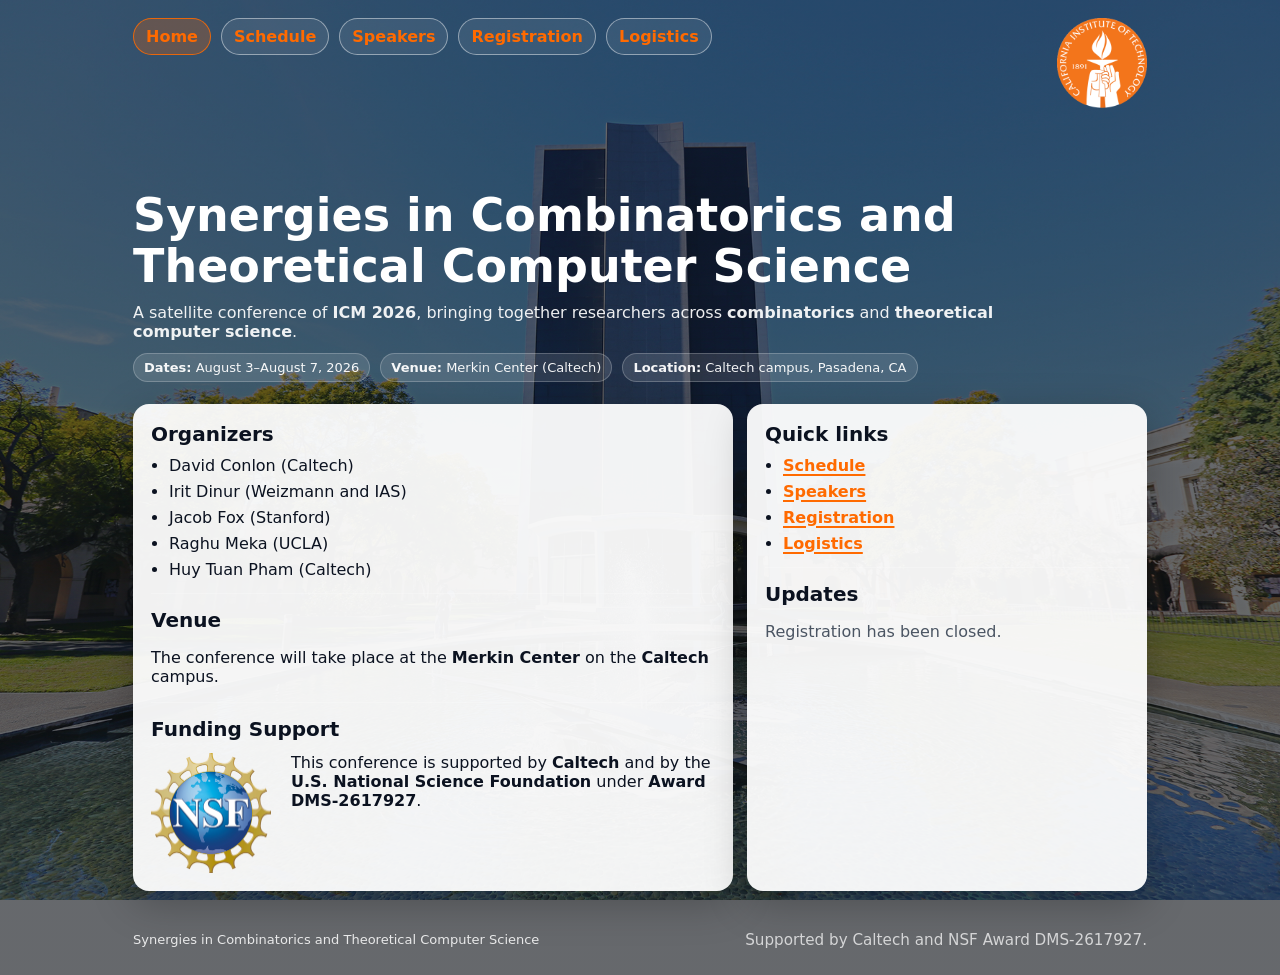
<file: index.html>
<!doctype html>
<html lang="en">
<head>
  <!-- Google tag (gtag.js) -->
  <script async src="https://www.googletagmanager.com/gtag/js?id=G-6KZ62K67D2"></script>
  <script>
    window.dataLayer = window.dataLayer || [];
    function gtag() {
      dataLayer.push(arguments);
    }
    gtag('js', new Date());
    gtag('config', 'G-6KZ62K67D2');
  </script>

  <meta charset="utf-8" />
  <meta name="viewport" content="width=device-width, initial-scale=1" />
  <title>Synergies in Combinatorics and Theoretical Computer Science</title>
  <meta name="description" content="Synergies in Combinatorics and Theoretical Computer Science. Aug 3–7, 2026, Merkin Center, Caltech." />
  <link rel="stylesheet" href="style.css" />
</head>
<body>
  <header class="header">
    <div class="container topbar">
      <div class="brand">
        <nav class="nav" aria-label="Site navigation">
          <a href="index.html" aria-current="page">Home</a>
          <a href="schedule.html">Schedule</a>
          <a href="speakers.html">Speakers</a>
          <a href="registration.html">Registration</a>
          <a href="logistics.html">Logistics</a>
        </nav>
      </div>

      <div class="logo-slot" aria-label="Caltech logo">
        <img src="assets/caltech-logo.png" alt="Caltech Logo" />
      </div>
    </div>
  </header>

  <section class="hero">
    <div class="container">
      <h1>
        <br />
        Synergies in Combinatorics and Theoretical Computer Science
      </h1>
      <p class="subtitle">
        A satellite conference of <strong>ICM 2026</strong>, bringing together researchers across
        <strong>combinatorics</strong> and <strong>theoretical computer science</strong>.
      </p>

      <div class="badges" role="list" aria-label="Conference quick facts">
        <span class="badge" role="listitem"><strong>Dates:</strong> August 3–August 7, 2026</span>
        <span class="badge" role="listitem"><strong>Venue:</strong> Merkin Center (Caltech)</span>
        <span class="badge" role="listitem"><strong>Location:</strong> Caltech campus, Pasadena, CA</span>
      </div>
    </div>
  </section>

  <main class="main">
    <div class="container grid">
      <section class="card">
        <h2>Organizers</h2>
        <ul class="list">
          <li>David Conlon (Caltech)</li>
          <li>Irit Dinur (Weizmann and IAS)</li>
          <li>Jacob Fox (Stanford)</li>
          <li>Raghu Meka (UCLA)</li>
          <li>Huy Tuan Pham (Caltech)</li>
        </ul>

        <div class="hr"></div>

        <h2>Venue</h2>
        <p>
          The conference will take place at the <strong>Merkin Center</strong> on the <strong>Caltech</strong> campus.
        </p>

        <div class="hr"></div>

        <h2>Funding Support</h2>
        <div class="funding">
          <div class="funding-logo">
            <img src="assets/nsf-logo.png" alt="U.S. National Science Foundation logo" />
          </div>
          <div class="funding-text">
            <p>
              This conference is supported by <strong>Caltech</strong> and by the
              <strong>U.S. National Science Foundation</strong> under
              <strong>Award DMS-2617927</strong>.
            </p>
          </div>
        </div>
      </section>

      <aside class="card">
        <h2>Quick links</h2>
        <ul class="list">
          <li><a href="schedule.html">Schedule</a></li>
          <li><a href="speakers.html">Speakers</a></li>
          <li><a href="registration.html">Registration</a></li>
          <li><a href="logistics.html">Logistics</a></li>
        </ul>

        <div class="hr"></div>

        <h2>Updates</h2>
        <p class="muted">
          Registration has been closed.
        </p>
      </aside>
    </div>
  </main>

  <footer class="footer">
    <div class="container footer-content">
      <div>Synergies in Combinatorics and Theoretical Computer Science</div>
      <div class="footer-funding">
        Supported by Caltech and NSF Award DMS-2617927.
      </div>
    </div>
  </footer>
</body>
</html>
</file>
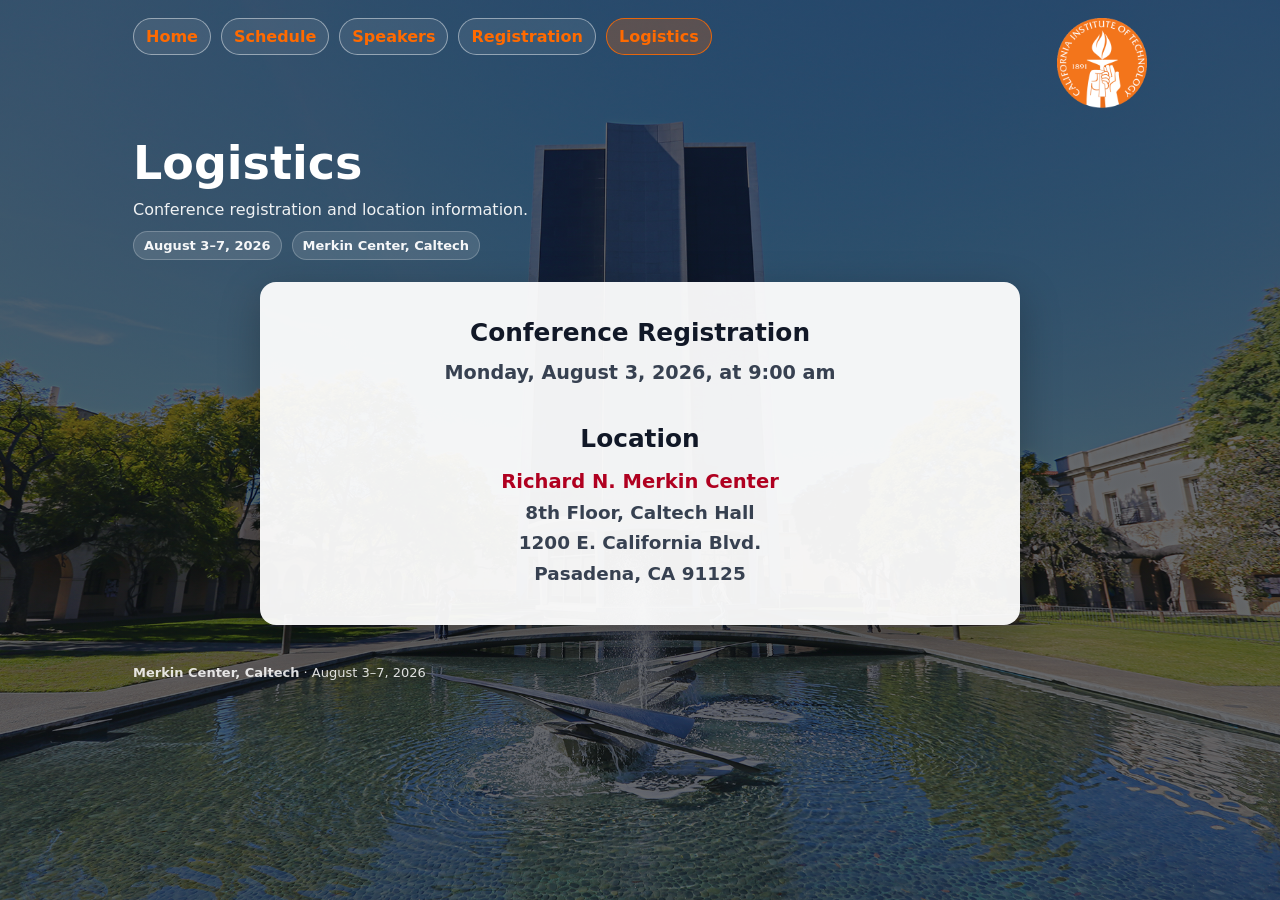
<file: logistics.html>
<!doctype html>
<html lang="en">
<head>
  <meta charset="utf-8" />
  <meta name="viewport" content="width=device-width,initial-scale=1" />
  <title>Logistics — ICM 2026 Satellite: Synergies in Combinatorics and TCS</title>
  <meta
    name="description"
    content="Arrival, registration, and location information for Synergies in Combinatorics and Theoretical Computer Science at Caltech."
  />
  <link rel="stylesheet" href="style.css" />
</head>

<body>
  <header class="header">
    <div class="container topbar">
      <div class="brand">
        <nav class="nav" aria-label="Site navigation">
          <a href="index.html">Home</a>
          <a href="schedule.html">Schedule</a>
          <a href="speakers.html">Speakers</a>
          <a href="registration.html">Registration</a>
          <a href="logistics.html" aria-current="page">Logistics</a>
        </nav>
      </div>

      <div class="logo-slot" aria-label="Caltech logo">
        <img src="assets/caltech-logo.png" alt="Caltech logo" />
      </div>
    </div>
  </header>

  <section class="hero logistics-hero">
    <div class="container">
      <h1>Logistics</h1>
      <p class="subtitle">
        Conference registration and location information.
      </p>

      <div class="badges" role="list" aria-label="Conference quick facts">
        <span class="badge" role="listitem"><strong>August 3–7, 2026</strong></span>
        <span class="badge" role="listitem"><strong>Merkin Center, Caltech</strong></span>
      </div>
    </div>
  </section>

  <main class="main">
    <div class="container">
      <section class="card logistics-card">
        <div class="logistics-details">
          <div class="logistics-section">
            <h2>Conference Registration</h2>
            <p class="registration-time">
              Monday, August 3, 2026, at 9:00 am
            </p>
          </div>

          <div class="logistics-spacer"></div>

          <div class="logistics-section">
            <h2>Location</h2>
            <address class="location-address">
              <span class="venue-name">Richard N. Merkin Center</span><br />
              8th Floor, Caltech Hall<br />
              1200 E. California Blvd.<br />
              Pasadena, CA 91125
            </address>
          </div>
        </div>
      </section>
    </div>
  </main>

  <footer class="footer">
    <div class="container">
      <div><strong>Merkin Center, Caltech</strong> · August 3–7, 2026</div>
    </div>
  </footer>
</body>
</html>
</file>
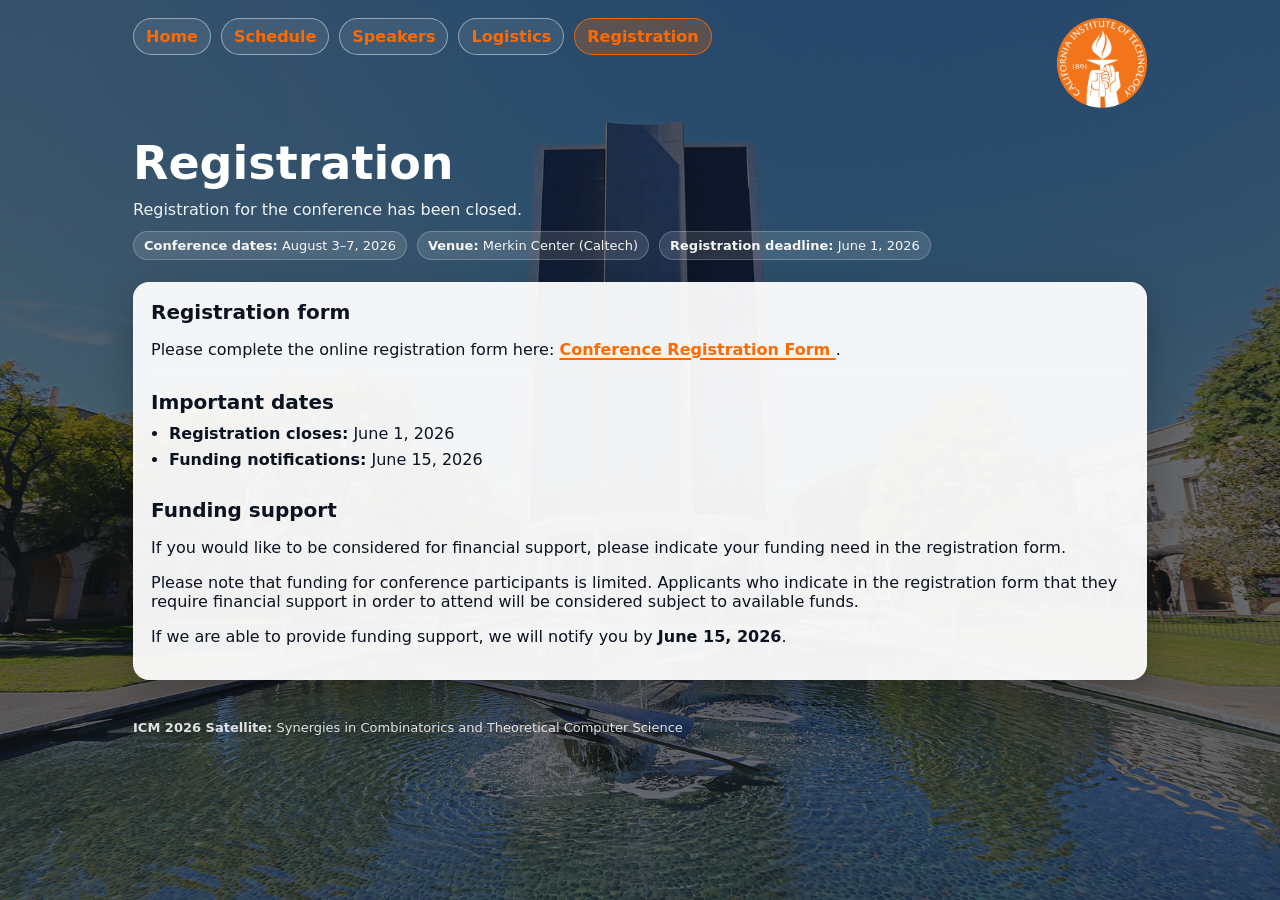
<file: registration.html>
<!doctype html>
<html lang="en">
<head>
  <meta charset="utf-8" />
  <meta name="viewport" content="width=device-width,initial-scale=1" />
  <title>Registration — ICM 2026 Satellite: Synergies in Combinatorics and Theoretical Computer Science</title>
  <meta name="description" content="Registration page for the ICM 2026 Satellite conference on Synergies in Combinatorics and Theoretical Computer Science." />
  <link rel="stylesheet" href="style.css" />
</head>
<body>
  <header class="header">
    <div class="container topbar">
      <div class="brand">
        <nav class="nav" aria-label="Site navigation">
          <a href="index.html">Home</a>
          <a href="schedule.html">Schedule</a>
          <a href="speakers.html">Speakers</a>
          <a href="logistics.html">Logistics</a>
          <a href="registration.html" aria-current="page">Registration</a>
        </nav>
      </div>

      <div class="logo-slot" aria-label="Caltech logo">
        <img src="assets/caltech-logo.png" alt="Caltech logo" />
      </div>
    </div>
  </header>

  <section class="hero">
    <div class="container">
      <h1>Registration</h1>
      <p class="subtitle">
        Registration for the conference has been closed.
      </p>
      <div class="badges">
        <span class="badge"><strong>Conference dates:</strong> August 3–7, 2026</span>
        <span class="badge"><strong>Venue:</strong> Merkin Center (Caltech)</span>
        <span class="badge"><strong>Registration deadline:</strong> June 1, 2026</span>
      </div>
    </div>
  </section>

  <main class="main">
    <div class="container">
      <section class="card">
        <h2>Registration form</h2>
        <p>
          Please complete the online registration form here:
          <a href="https://forms.gle/cR2eBUXYarbSYoGVA" target="_blank" rel="noopener">
            Conference Registration Form
          </a>.
        </p>

        <div class="hr"></div>

        <h2>Important dates</h2>
        <ul class="list">
          <li><strong>Registration closes:</strong> June 1, 2026</li>
          <li><strong>Funding notifications:</strong> June 15, 2026</li>
        </ul>

        <div class="hr"></div>

        <h2>Funding support</h2>
        <p>
          If you would like to be considered for financial support, please indicate your funding need in the registration form.
        </p>

        <p>
          Please note that funding for conference participants is limited. Applicants who indicate in the registration form that they require financial support in order to attend will be considered subject to available funds.
        </p>

        <p>
          If we are able to provide funding support, we will notify you by <strong>June 15, 2026</strong>.
        </p>
      </section>
    </div>
  </main>

  <footer class="footer">
    <div class="container">
      <div><strong>ICM 2026 Satellite:</strong> Synergies in Combinatorics and Theoretical Computer Science</div>
    </div>
  </footer>
</body>
</html>
</file>
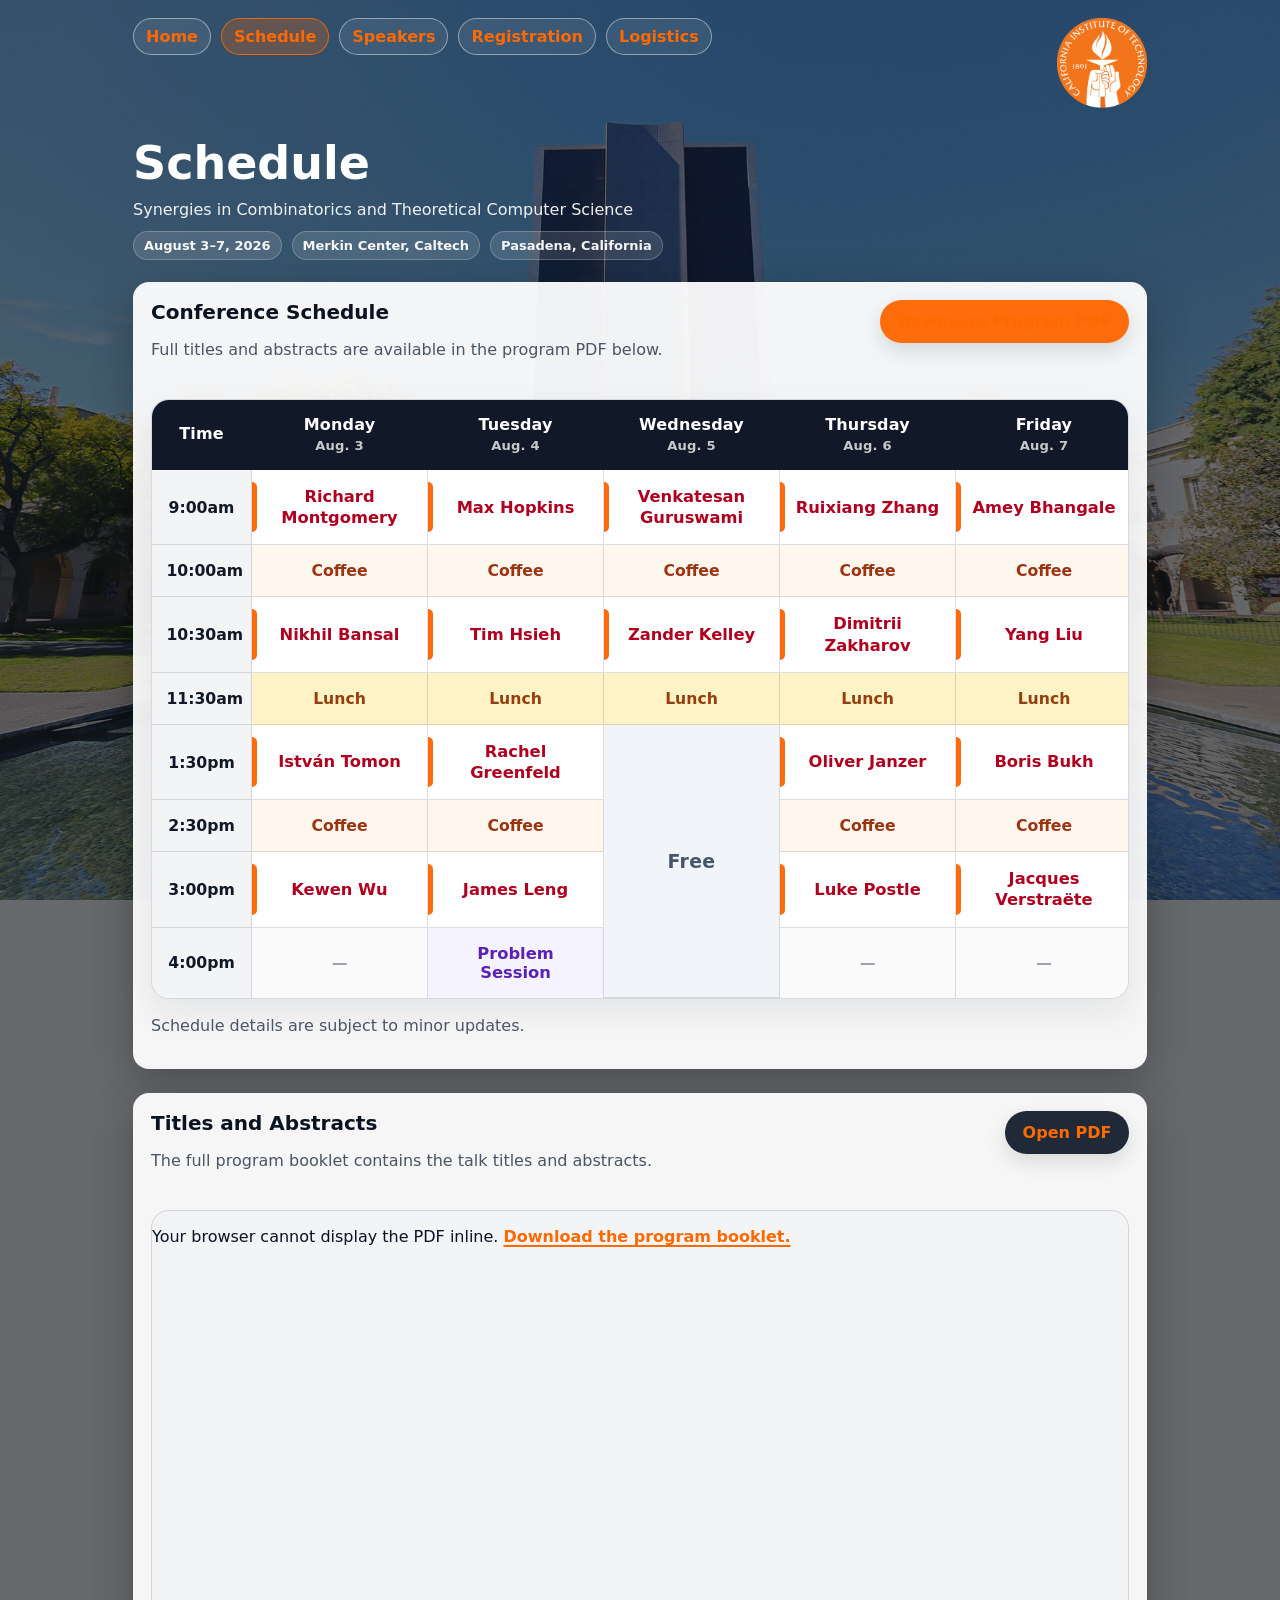
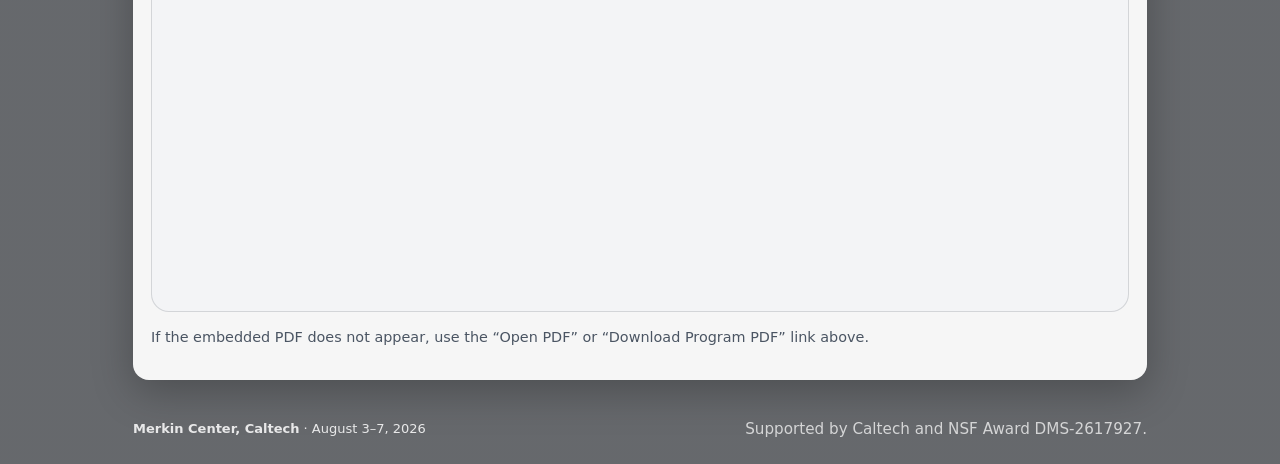
<file: schedule.html>
<!doctype html>
<html lang="en">
<head>
  <meta charset="utf-8" />
  <meta name="viewport" content="width=device-width,initial-scale=1" />
  <title>Schedule — ICM 2026 Satellite: Synergies in Combinatorics and TCS</title>
  <meta
    name="description"
    content="Schedule for Synergies in Combinatorics and Theoretical Computer Science, an ICM 2026 satellite conference at Caltech, August 3–7, 2026."
  />
  <link rel="stylesheet" href="style.css" />
</head>

<body>
  <header class="header">
    <div class="container topbar">
      <div class="brand">
        <nav class="nav" aria-label="Site navigation">
          <a href="index.html">Home</a>
          <a href="schedule.html" aria-current="page">Schedule</a>
          <a href="speakers.html">Speakers</a>
          <a href="registration.html">Registration</a>
          <a href="logistics.html">Logistics</a>
        </nav>
      </div>

      <div class="logo-slot" aria-label="Caltech logo">
        <img src="assets/caltech-logo.png" alt="Caltech Logo" />
      </div>
    </div>
  </header>

  <section class="hero schedule-hero">
    <div class="container">
      <h1>Schedule</h1>
      <p class="subtitle">
        Synergies in Combinatorics and Theoretical Computer Science
      </p>

      <div class="badges" role="list" aria-label="Conference quick facts">
        <span class="badge" role="listitem"><strong>August 3–7, 2026</strong></span>
        <span class="badge" role="listitem"><strong>Merkin Center, Caltech</strong></span>
        <span class="badge" role="listitem"><strong>Pasadena, California</strong></span>
      </div>
    </div>
  </section>

  <main class="main">
    <div class="container">

      <section class="card schedule-card">
        <div class="section-heading">
          <div>
            <h2>Conference Schedule</h2>
            <p class="muted">
              Full titles and abstracts are available in the program PDF below.
            </p>
          </div>

          <a class="button-link" href="assets/icm-satellite-2026-program.pdf" target="_blank" rel="noopener">
            Download Program PDF
          </a>
        </div>

        <div class="schedule-table-wrap" role="region" aria-label="Conference schedule table" tabindex="0">
          <table class="schedule-table">
            <thead>
              <tr>
                <th scope="col" class="time-head">Time</th>
                <th scope="col">
                  Monday
                  <span>Aug. 3</span>
                </th>
                <th scope="col">
                  Tuesday
                  <span>Aug. 4</span>
                </th>
                <th scope="col">
                  Wednesday
                  <span>Aug. 5</span>
                </th>
                <th scope="col">
                  Thursday
                  <span>Aug. 6</span>
                </th>
                <th scope="col">
                  Friday
                  <span>Aug. 7</span>
                </th>
              </tr>
            </thead>

            <tbody>
              <tr>
                <th scope="row" class="time-cell">9:00am</th>
                <td class="talk-cell"><span class="speaker-name">Richard Montgomery</span></td>
                <td class="talk-cell"><span class="speaker-name">Max Hopkins</span></td>
                <td class="talk-cell"><span class="speaker-name">Venkatesan Guruswami</span></td>
                <td class="talk-cell"><span class="speaker-name">Ruixiang Zhang</span></td>
                <td class="talk-cell"><span class="speaker-name">Amey Bhangale</span></td>
              </tr>

              <tr>
                <th scope="row" class="time-cell">10:00am</th>
                <td class="break-cell">Coffee</td>
                <td class="break-cell">Coffee</td>
                <td class="break-cell">Coffee</td>
                <td class="break-cell">Coffee</td>
                <td class="break-cell">Coffee</td>
              </tr>

              <tr>
                <th scope="row" class="time-cell">10:30am</th>
                <td class="talk-cell"><span class="speaker-name">Nikhil Bansal</span></td>
                <td class="talk-cell"><span class="speaker-name">Tim Hsieh</span></td>
                <td class="talk-cell"><span class="speaker-name">Zander Kelley</span></td>
                <td class="talk-cell"><span class="speaker-name">Dimitrii Zakharov</span></td>
                <td class="talk-cell"><span class="speaker-name">Yang Liu</span></td>
              </tr>

              <tr>
                <th scope="row" class="time-cell">11:30am</th>
                <td class="meal-cell">Lunch</td>
                <td class="meal-cell">Lunch</td>
                <td class="meal-cell">Lunch</td>
                <td class="meal-cell">Lunch</td>
                <td class="meal-cell">Lunch</td>
              </tr>

              <tr>
                <th scope="row" class="time-cell">1:30pm</th>
                <td class="talk-cell"><span class="speaker-name">István Tomon</span></td>
                <td class="talk-cell"><span class="speaker-name">Rachel Greenfeld</span></td>
                <td class="free-cell afternoon-free" rowspan="4">
                  <span>Free</span>
                </td>
                <td class="talk-cell"><span class="speaker-name">Oliver Janzer</span></td>
                <td class="talk-cell"><span class="speaker-name">Boris Bukh</span></td>
              </tr>

              <tr>
                <th scope="row" class="time-cell">2:30pm</th>
                <td class="break-cell">Coffee</td>
                <td class="break-cell">Coffee</td>
                <td class="break-cell">Coffee</td>
                <td class="break-cell">Coffee</td>
              </tr>

              <tr>
                <th scope="row" class="time-cell">3:00pm</th>
                <td class="talk-cell"><span class="speaker-name">Kewen Wu</span></td>
                <td class="talk-cell"><span class="speaker-name">James Leng</span></td>
                <td class="talk-cell"><span class="speaker-name">Luke Postle</span></td>
                <td class="talk-cell"><span class="speaker-name">Jacques Verstraëte</span></td>
              </tr>

              <tr>
                <th scope="row" class="time-cell">4:00pm</th>
                <td class="empty-cell">—</td>
                <td class="special-cell">Problem Session</td>
                <td class="empty-cell">—</td>
                <td class="empty-cell">—</td>
              </tr>
            </tbody>
          </table>
        </div>

        <p class="muted schedule-note">
          Schedule details are subject to minor updates.
        </p>
      </section>

      <section class="card program-card" id="program">
        <div class="section-heading">
          <div>
            <h2>Titles and Abstracts</h2>
            <p class="muted">
              The full program booklet contains the talk titles and abstracts.
            </p>
          </div>

          <a class="button-link secondary" href="assets/icm-satellite-2026-program.pdf" target="_blank" rel="noopener">
            Open PDF
          </a>
        </div>

        <div class="pdf-viewer">
          <object
            data="assets/icm-satellite-2026-program.pdf"
            type="application/pdf"
            aria-label="Program booklet PDF with titles and abstracts"
          >
            <p>
              Your browser cannot display the PDF inline.
              <a href="assets/icm-satellite-2026-program.pdf" target="_blank" rel="noopener">
                Download the program booklet.
              </a>
            </p>
          </object>
        </div>

        <p class="muted small">
          If the embedded PDF does not appear, use the “Open PDF” or “Download Program PDF” link above.
        </p>
      </section>

    </div>
  </main>

  <footer class="footer">
    <div class="container footer-content">
      <div><strong>Merkin Center, Caltech</strong> · August 3–7, 2026</div>
      <div class="footer-funding">Supported by Caltech and NSF Award DMS-2617927.</div>
    </div>
  </footer>
</body>
</html>
</file>
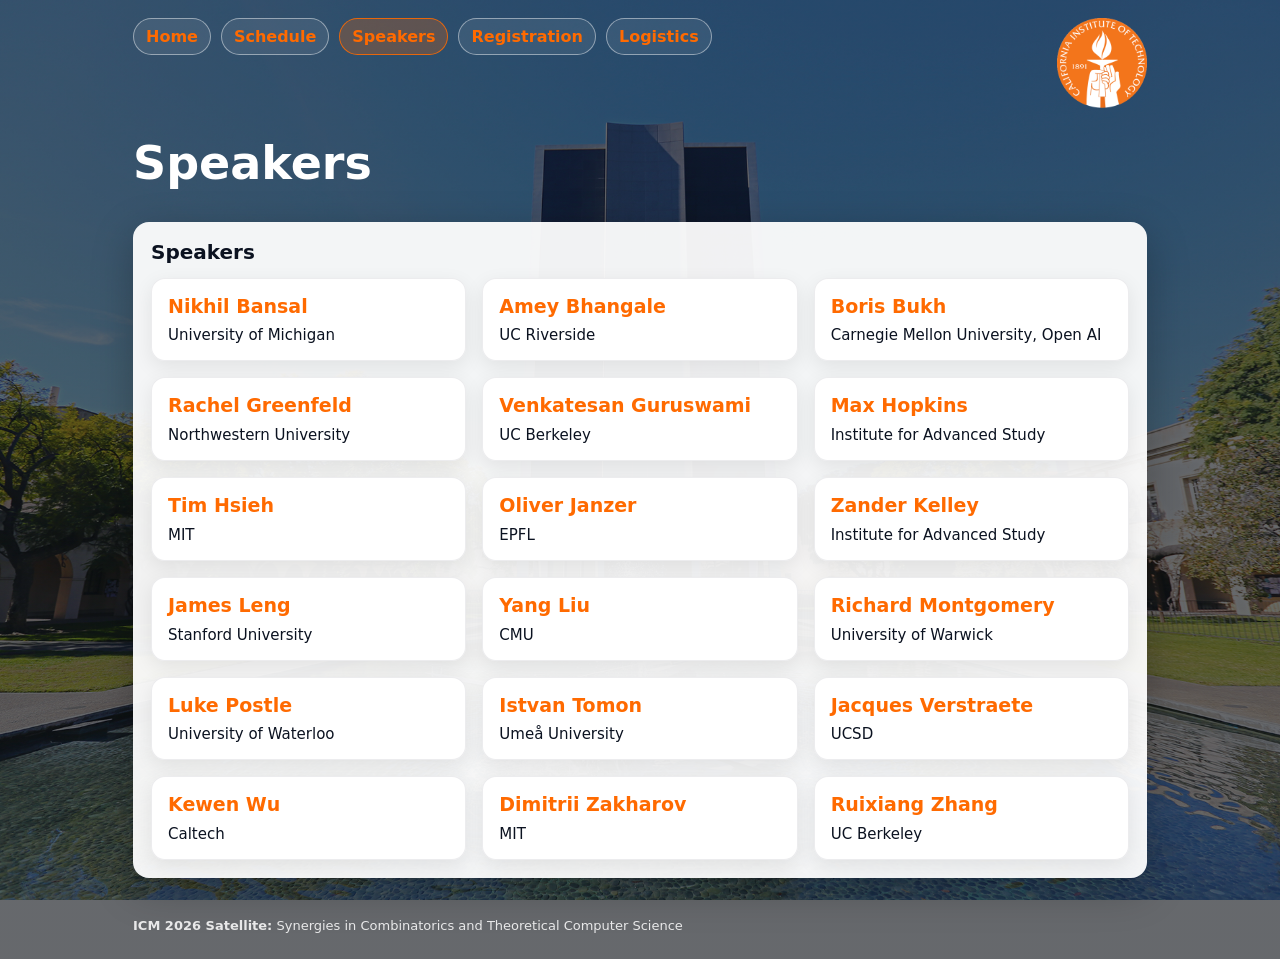
<file: speakers.html>
<!doctype html>
<html lang="en">
<head>
  <meta charset="utf-8" />
  <meta name="viewport" content="width=device-width,initial-scale=1" />
  <title>Speakers — ICM 2026 Satellite: Synergies in Combinatorics and TCS</title>
  <link rel="stylesheet" href="style.css" />

  <style>
    .speaker-grid{
      display: grid;
      grid-template-columns: repeat(auto-fit, minmax(240px, 1fr));
      gap: 16px;
      margin-top: 14px;
    }

    .speaker-card{
      background: rgba(255,255,255,0.98);
      border: 1px solid rgba(17,24,39,0.08);
      border-radius: 14px;
      padding: 16px;
      box-shadow: 0 6px 20px rgba(0,0,0,0.08);
      transition: transform 0.15s ease, box-shadow 0.15s ease;
    }

    .speaker-card:hover{
      transform: translateY(-2px);
      box-shadow: 0 10px 24px rgba(0,0,0,0.12);
    }

    .speaker-name{
      margin: 0 0 8px 0;
      font-size: 19px;
      line-height: 1.25;
    }

    .speaker-name a{
      color: var(--caltech-orange);
      text-decoration: none;
      font-weight: 700;
    }

    .speaker-name a:hover,
    .speaker-name a:focus-visible{
      color: var(--caltech-orange-hover);
      text-decoration: underline;
      text-underline-offset: 3px;
    }

    .speaker-inst{
      margin: 0;
      color: var(--text);
      font-size: 15px;
    }

    @media (max-width: 480px){
      .speaker-grid{
        grid-template-columns: 1fr;
      }

      .speaker-card{
        padding: 14px;
      }

      .speaker-name{
        font-size: 18px;
      }
    }
  </style>
</head>
<body>
  <header class="header">
    <div class="container topbar">
      <div class="brand">
        <nav class="nav" aria-label="Site navigation">
          <a href="index.html">Home</a>
          <a href="schedule.html">Schedule</a>
          <a href="speakers.html" aria-current="page">Speakers</a>
          <a href="registration.html">Registration</a>
          <a href="logistics.html">Logistics</a>
        </nav>
      </div>

      <div class="logo-slot" aria-label="Caltech logo">
        <img src="assets/caltech-logo.png" alt="Caltech logo" />
      </div>
    </div>
  </header>

  <section class="hero">
    <div class="container">
      <h1>Speakers</h1>
    </div>
  </section>

  <main class="main">
    <div class="container">
      <section class="card">
        <h2>Speakers</h2>

        <div class="speaker-grid" aria-label="Speakers">
          <article class="speaker-card">
            <h3 class="speaker-name">
              <a href="https://bansal.engin.umich.edu/" target="_blank" rel="noopener">Nikhil Bansal</a>
            </h3>
            <p class="speaker-inst">University of Michigan</p>
          </article>

          <article class="speaker-card">
            <h3 class="speaker-name">
              <a href="https://sites.google.com/view/amey-bhangale/home" target="_blank" rel="noopener">Amey Bhangale</a>
            </h3>
            <p class="speaker-inst">UC Riverside</p>
          </article>

          <article class="speaker-card">
            <h3 class="speaker-name">
              <a href="https://www.borisbukh.org/" target="_blank" rel="noopener">Boris Bukh</a>
            </h3>
            <p class="speaker-inst">Carnegie Mellon University, Open AI</p>
          </article>
          
          <article class="speaker-card">
            <h3 class="speaker-name">
              <a href="https://rgreenfeld.math.northwestern.edu/" target="_blank" rel="noopener">Rachel Greenfeld</a>
            </h3>
            <p class="speaker-inst">Northwestern University</p>
          </article>

          <article class="speaker-card">
            <h3 class="speaker-name">
              <a href="https://people.eecs.berkeley.edu/~venkatg/" target="_blank" rel="noopener">Venkatesan Guruswami</a>
            </h3>
            <p class="speaker-inst">UC Berkeley</p>
          </article>

          <article class="speaker-card">
            <h3 class="speaker-name">
              <a href="https://cseweb.ucsd.edu/~nmhopkin/" target="_blank" rel="noopener">Max Hopkins</a>
            </h3>
            <p class="speaker-inst">Institute for Advanced Study</p>
          </article>

          <article class="speaker-card">
            <h3 class="speaker-name">
              <a href="https://jthsieh.github.io/" target="_blank" rel="noopener">Tim Hsieh</a>
            </h3>
            <p class="speaker-inst">MIT</p>
          </article>

          <article class="speaker-card">
            <h3 class="speaker-name">
              <a href="https://people.epfl.ch/oliver.janzer" target="_blank" rel="noopener">Oliver Janzer</a>
            </h3>
            <p class="speaker-inst">EPFL</p>
          </article>

          <article class="speaker-card">
            <h3 class="speaker-name">
              <a href="https://zanderkelley.com/" target="_blank" rel="noopener">Zander Kelley</a>
            </h3>
            <p class="speaker-inst">Institute for Advanced Study</p>
          </article>

          <article class="speaker-card">
            <h3 class="speaker-name">
              <a href="https://sites.google.com/view/jamesleng/home" target="_blank" rel="noopener">James Leng</a>
            </h3>
            <p class="speaker-inst">Stanford University</p>
          </article>
          
          <article class="speaker-card">
            <h3 class="speaker-name">
              <a href="https://yangpliu.github.io/" target="_blank" rel="noopener">Yang Liu</a>
            </h3>
            <p class="speaker-inst">CMU</p>
          </article>

          <article class="speaker-card">
            <h3 class="speaker-name">
              <a href="https://rhmontgomery.warwick.ac.uk/" target="_blank" rel="noopener">Richard Montgomery</a>
            </h3>
            <p class="speaker-inst">University of Warwick</p>
          </article>

          <article class="speaker-card">
            <h3 class="speaker-name">
              <a href="https://www.math.uwaterloo.ca/~lpostle/" target="_blank" rel="noopener">Luke Postle</a>
            </h3>
            <p class="speaker-inst">University of Waterloo</p>
          </article>
          
          <article class="speaker-card">
            <h3 class="speaker-name">
              <a href="https://sites.google.com/view/istvantomon/home" target="_blank" rel="noopener">Istvan Tomon</a>
            </h3>
            <p class="speaker-inst">Umeå University</p>
          </article>

          <article class="speaker-card">
            <h3 class="speaker-name">
              <a href="https://mathweb.ucsd.edu/~jverstra/htmls/index2.html" target="_blank" rel="noopener">Jacques Verstraete</a>
            </h3>
            <p class="speaker-inst">UCSD</p>
          </article>
          
          <article class="speaker-card">
            <h3 class="speaker-name">
              <a href="https://shlw.github.io/" target="_blank" rel="noopener">Kewen Wu</a>
            </h3>
            <p class="speaker-inst">Caltech</p>
          </article>

          <article class="speaker-card">
            <h3 class="speaker-name">
              <a href="https://sites.google.com/view/dmitriizakharov/home" target="_blank" rel="noopener">Dimitrii Zakharov</a>
            </h3>
            <p class="speaker-inst">MIT</p>
          </article>

          <article class="speaker-card">
            <h3 class="speaker-name">
              <a href="https://sites.google.com/view/ruixiang-zhang/home" target="_blank" rel="noopener">Ruixiang Zhang</a>
            </h3>
            <p class="speaker-inst">UC Berkeley</p>
          </article>
        </div>

      </section>
    </div>
  </main>

  <footer class="footer">
    <div class="container">
      <div><strong>ICM 2026 Satellite:</strong> Synergies in Combinatorics and Theoretical Computer Science</div>
    </div>
  </footer>
</body>
</html>
</file>
<file: style.css>
:root{
  --maxw: 1050px;

  /* Background overlay */
  --overlay: rgba(8, 12, 18, 0.62);

  /* Surfaces */
  --card: rgba(255,255,255,0.94);

  /* Text */
  --text: #0b1220;
  --muted: #4b5563;

  /* Caltech-ish accents */
  --caltech-orange: #ff6a00;
  --caltech-orange-hover: #ff8a2a;
  --caltech-orange-soft: rgba(255,106,0,0.18);
}

*{ box-sizing: border-box; }
html, body{ height: 100%; }

body{
  margin: 0;
  font-family: system-ui, -apple-system, Segoe UI, Roboto, Helvetica, Arial, sans-serif;
  color: #fff;
  background:
    linear-gradient(var(--overlay), var(--overlay)),
    url("assets/merkin-center.jpg") center/cover no-repeat fixed;
}

/* Links: Caltech orange everywhere */
a{
  color: var(--caltech-orange);
  font-weight: 700;
  text-decoration: underline;
  text-underline-offset: 3px;
  text-decoration-thickness: 2px;
}
a:visited{
  color: var(--caltech-orange);
}
a:hover, a:focus-visible{
  color: var(--caltech-orange-hover);
  text-decoration-thickness: 3px;
}

/* Layout containers */
.container{
  max-width: var(--maxw);
  margin: 0 auto;
  padding: 0 18px;
}

.header{
  padding: 18px 0 8px 0;
}

.topbar{
  display: flex;
  align-items: flex-start;
  justify-content: space-between;
  gap: 16px;
}

.brand{
  display: flex;
  flex-direction: column;
  gap: 8px;
}

/* Navigation */
.nav{
  display: flex;
  gap: 10px;
  flex-wrap: wrap;
}

.nav a{
  display: inline-block;
  padding: 8px 12px;
  border-radius: 999px;
  text-decoration: none; /* looks cleaner for nav */
  color: var(--caltech-orange);
  border: 1px solid rgba(255,255,255,0.45);
  background: rgba(255,255,255,0.08);
}

.nav a:hover, .nav a:focus-visible{
  background: var(--caltech-orange-soft);
  border-color: rgba(255,106,0,0.75);
  outline: none;
}

.nav a[aria-current="page"]{
  background: rgba(255,106,0,0.24);
  border-color: rgba(255,106,0,0.85);
}

/* Caltech logo slot (bigger) */
.logo-slot{
  width: 240px;
  min-width: 180px;
  display: flex;
  justify-content: flex-end;
}

/* Keep logo unmanipulated (no shadow/filters) per guidelines [[2]] */
.logo-slot img{
  max-width: 240px;
  max-height: 90px;
  object-fit: contain;
  border-radius: 8px; /* safe: does not alter artwork itself; remove if you want strictest handling */
}

.logo-placeholder{
  width: 240px;
  height: 90px;
  border: 1px dashed rgba(255,255,255,0.55);
  border-radius: 10px;
  display: grid;
  place-items: center;
  color: rgba(255,255,255,0.85);
  font-size: 12px;
  text-align: center;
  padding: 6px;
}

/* Hero */
.hero{
  padding: 14px 0 22px 0;
}

.hero h1{
  margin: 8px 0 10px 0;
  font-size: clamp(28px, 4vw, 46px);
  line-height: 1.12;
}

.hero .subtitle{
  margin: 0;
  max-width: 85ch;
  color: rgba(255,255,255,0.92);
}

.badges{
  margin-top: 12px;
  display: flex;
  flex-wrap: wrap;
  gap: 10px;
}

.badge{
  display: inline-block;
  padding: 6px 10px;
  border-radius: 999px;
  background: rgba(255,255,255,0.12);
  border: 1px solid rgba(255,255,255,0.22);
  color: rgba(255,255,255,0.95);
  font-size: 13px;
}

/* Main area */
.main{
  padding: 0 0 28px 0;
}

.grid{
  display: grid;
  grid-template-columns: 1fr;
  gap: 14px;
}

@media (min-width: 900px){
  .grid{ grid-template-columns: 1.2fr 0.8fr; }
}

/* Cards */
.card{
  background: var(--card);
  color: var(--text);
  border-radius: 16px;
  padding: 18px;
  box-shadow: 0 12px 40px rgba(0,0,0,0.25);
}

.card h2{
  margin: 0 0 10px 0;
  font-size: 20px;
}

.muted{ color: var(--muted); }
.small{ font-size: 13px; }

.list{
  margin: 8px 0 0 18px;
  padding: 0;
}

.list li{ margin: 7px 0; }

/* Ensure links remain Caltech orange inside cards too */
.card a{
  color: var(--caltech-orange);
}
.card a:hover, .card a:focus-visible{
  color: var(--caltech-orange-hover);
}

/* Tables */
.table{
  width: 100%;
  border-collapse: collapse;
  overflow: hidden;
  border-radius: 12px;
}

.table th, .table td{
  padding: 10px;
  border-bottom: 1px solid rgba(17,24,39,0.10);
  vertical-align: top;
}

.table th{
  text-align: left;
  font-size: 13px;
  background: rgba(17,24,39,0.05);
}

/* Keep table links orange */
.table td a{
  color: var(--caltech-orange);
}
.table td a:hover, .table td a:focus-visible{
  color: var(--caltech-orange-hover);
}

/* Divider + footer */
.hr{
  height: 1px;
  background: rgba(255,255,255,0.18);
  margin: 14px 0;
}

.footer{
  padding: 12px 0 26px 0;
  color: rgba(255,255,255,0.85);
  font-size: 13px;
}

.funding {
  display: flex;
  gap: 1.25rem;
  align-items: flex-start;
  margin-top: 0.75rem;
}

.funding-logo img {
  max-width: 120px;
  height: auto;
  display: block;
}

.funding-text p {
  margin-top: 0;
}

.small {
  font-size: 0.9rem;
  line-height: 1.45;
}

.footer-content {
  display: flex;
  flex-wrap: wrap;
  justify-content: space-between;
  gap: 0.75rem;
  align-items: center;
}

.footer-funding {
  font-size: 0.95rem;
  opacity: 0.85;
}

@media (max-width: 640px) {
  .funding {
    flex-direction: column;
  }

  .funding-logo img {
    max-width: 100px;
  }
}

/* Schedule page */

.schedule-hero .subtitle {
  max-width: 820px;
}

.section-heading {
  display: flex;
  justify-content: space-between;
  gap: 1.25rem;
  align-items: flex-start;
  margin-bottom: 1.5rem;
}

.section-heading h2 {
  margin-bottom: 0.35rem;
}

.button-link {
  display: inline-flex;
  align-items: center;
  justify-content: center;
  white-space: nowrap;
  border-radius: 999px;
  padding: 0.75rem 1.1rem;
  font-weight: 800;
  text-decoration: none;
  background: #ff6c0c;
  color: #fff;
  box-shadow: 0 8px 20px rgba(0, 0, 0, 0.12);
  transition: transform 0.15s ease, box-shadow 0.15s ease;
}

.button-link:hover,
.button-link:focus {
  transform: translateY(-1px);
  text-decoration: none;
  box-shadow: 0 10px 24px rgba(0, 0, 0, 0.16);
}

.button-link.secondary {
  background: #1f2937;
}

/* Clean table schedule */

.schedule-table-wrap {
  width: 100%;
  overflow-x: auto;
  border-radius: 18px;
  border: 1px solid rgba(17, 24, 39, 0.16);
  background: #ffffff;
  box-shadow: 0 14px 34px rgba(15, 23, 42, 0.08);
}

.schedule-table {
  width: 100%;
  min-width: 980px;
  border-collapse: separate;
  border-spacing: 0;
  table-layout: fixed;
  font-size: 0.98rem;
}

.schedule-table th,
.schedule-table td {
  border-right: 1px solid rgba(17, 24, 39, 0.14);
  border-bottom: 1px solid rgba(17, 24, 39, 0.14);
  padding: 1rem 0.9rem;
  text-align: center;
  vertical-align: middle;
}

.schedule-table th:last-child,
.schedule-table td:last-child {
  border-right: 0;
}

.schedule-table tbody tr:last-child th,
.schedule-table tbody tr:last-child td {
  border-bottom: 0;
}

.schedule-table thead th {
  background: #111827;
  color: #ffffff;
  font-size: 1rem;
  font-weight: 900;
  line-height: 1.15;
  letter-spacing: 0.01em;
}

.schedule-table thead th span {
  display: block;
  margin-top: 0.25rem;
  color: rgba(255, 255, 255, 0.76);
  font-size: 0.82rem;
  font-weight: 700;
}

.time-head {
  width: 100px;
}

.time-cell {
  background: #f3f4f6;
  color: #111827;
  font-weight: 900;
  width: 100px;
  white-space: nowrap;
}

.talk-cell {
  background: #ffffff;
  min-height: 74px;
  position: relative;
}

.talk-cell::before {
  content: "";
  position: absolute;
  left: 0;
  top: 12px;
  bottom: 12px;
  width: 5px;
  border-radius: 0 999px 999px 0;
  background: #ff6c0c;
}

.speaker-name {
  display: inline-block;
  color: #b00020;
  font-weight: 900;
  line-height: 1.3;
  font-size: 1.02rem;
}

.break-cell {
  background: #fff7ed;
  color: #9a3412;
  font-weight: 900;
}

.meal-cell {
  background: #fef3c7;
  color: #92400e;
  font-weight: 900;
}

.special-cell {
  background: #f5f3ff;
  color: #5b21b6;
  font-weight: 900;
  font-size: 1.02rem;
}

.free-cell {
  background: #f1f5f9;
  color: #475569;
  font-weight: 900;
}

.afternoon-free span {
  display: inline-flex;
  align-items: center;
  justify-content: center;
  min-height: 180px;
  font-size: 1.18rem;
  letter-spacing: 0.02em;
}

.empty-cell {
  background: #fafafa;
  color: #9ca3af;
  font-weight: 700;
}

.schedule-note {
  margin-top: 1.1rem;
}

.program-card {
  margin-top: 1.5rem;
}

.pdf-viewer {
  width: 100%;
  height: min(78vh, 900px);
  min-height: 520px;
  border-radius: 18px;
  overflow: hidden;
  border: 1px solid rgba(17, 24, 39, 0.14);
  background: #f3f4f6;
}

.pdf-viewer object {
  width: 100%;
  height: 100%;
  display: block;
}

.small {
  font-size: 0.9rem;
}

.footer-content {
  display: flex;
  flex-wrap: wrap;
  justify-content: space-between;
  gap: 0.75rem;
  align-items: center;
}

.footer-funding {
  font-size: 0.95rem;
  opacity: 0.85;
}

/* Responsive behavior */

@media (max-width: 850px) {
  .section-heading {
    flex-direction: column;
  }

  .button-link {
    width: 100%;
  }

  .pdf-viewer {
    height: 70vh;
    min-height: 420px;
  }
}

/* Logistics page */

.logistics-hero .subtitle {
  max-width: 760px;
}

.logistics-card {
  max-width: 760px;
  margin: 0 auto;
  padding: 2.25rem;
}

.logistics-details {
  max-width: 560px;
  margin: 0 auto;
  text-align: center;
}

.logistics-section h2 {
  margin: 0 0 0.75rem;
  color: #111827;
  font-size: 1.55rem;
  line-height: 1.2;
}

.registration-time {
  margin: 0;
  color: #374151;
  font-size: 1.2rem;
  font-weight: 650;
  line-height: 1.5;
}

.logistics-spacer {
  height: 2.25rem;
}

.location-address {
  margin: 0;
  color: #374151;
  font-style: normal;
  font-size: 1.15rem;
  font-weight: 550;
  line-height: 1.65;
}

.venue-name {
  color: #b00020;
  font-weight: 900;
  font-size: 1.22rem;
}

@media (max-width: 640px) {
  .logistics-card {
    padding: 1.5rem;
  }

  .logistics-section h2 {
    font-size: 1.35rem;
  }

  .registration-time,
  .location-address {
    font-size: 1.05rem;
  }

  .venue-name {
    font-size: 1.12rem;
  }
}
</file>
